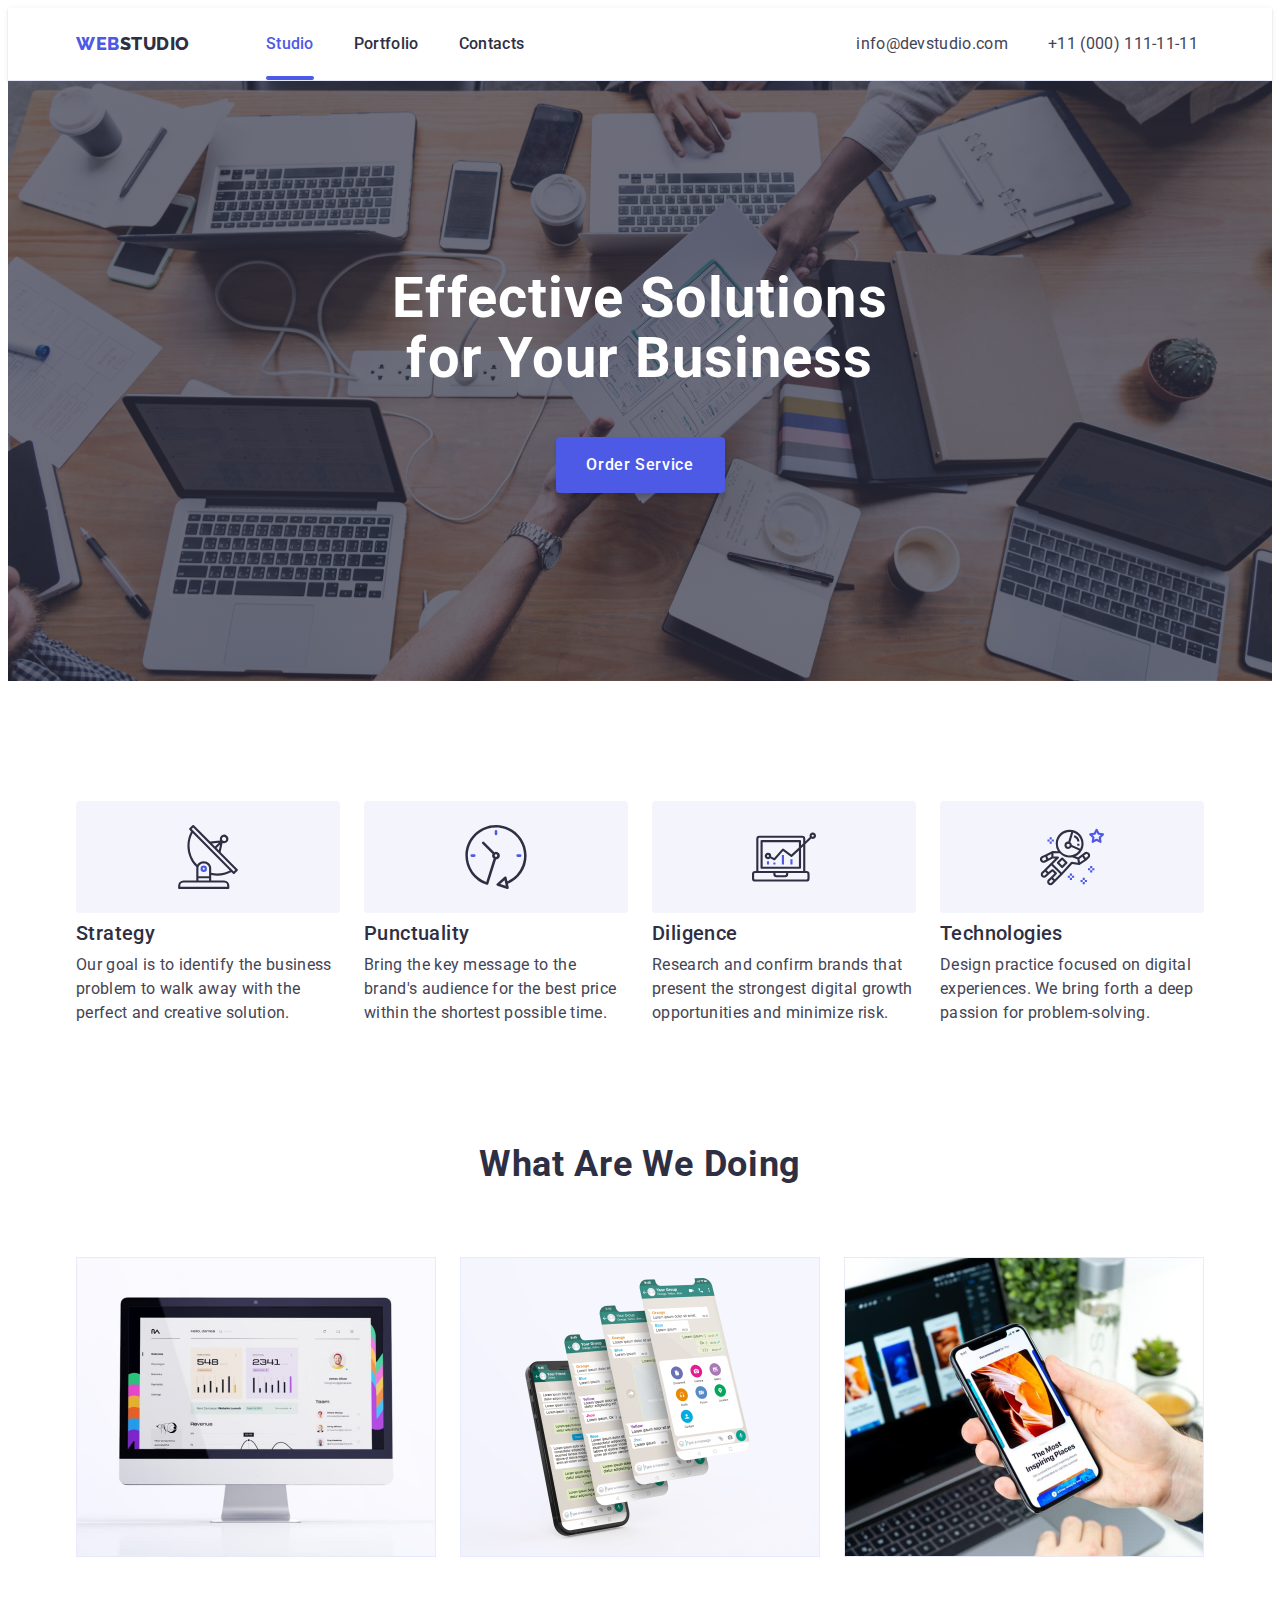
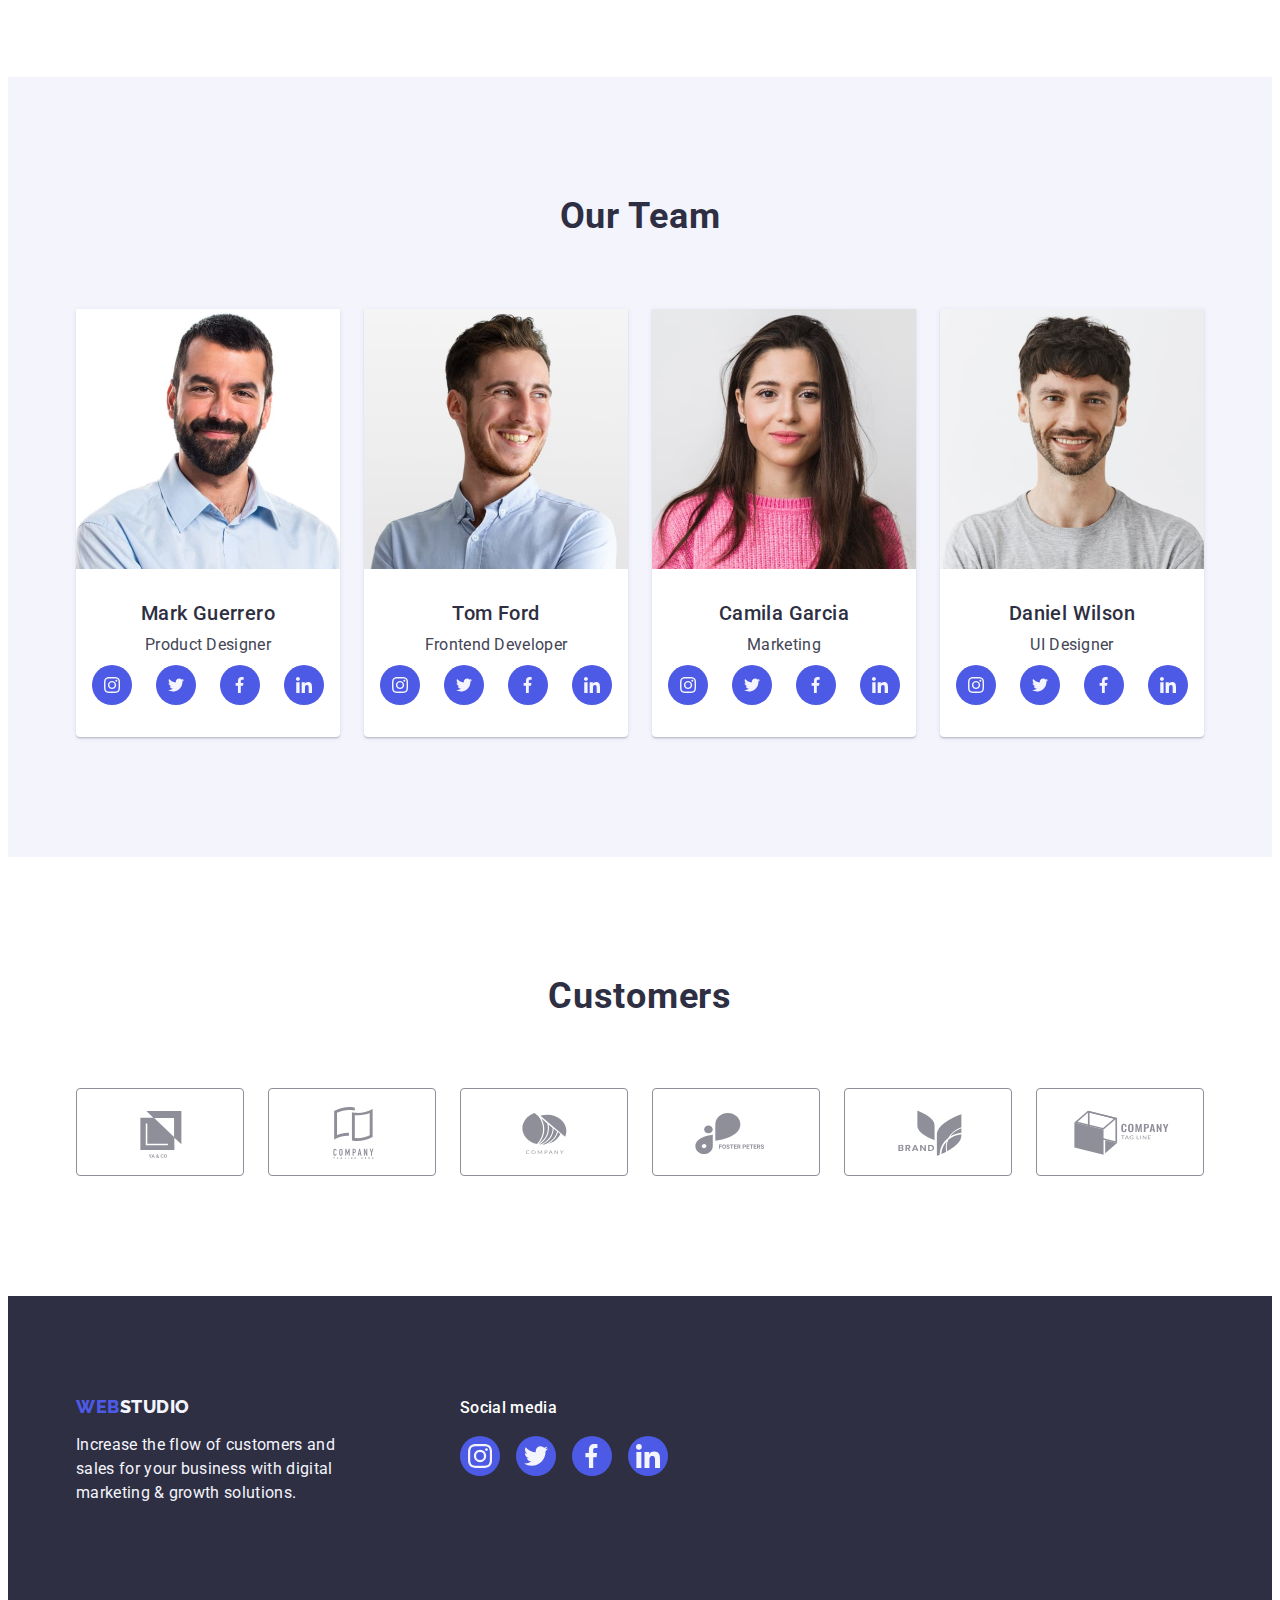
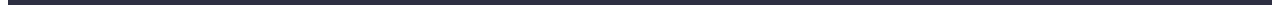
<file: index.html>
<!DOCTYPE html>
<html lang="en">
<head>
    <meta charset="UTF-8">
    <meta http-equiv="X-UA-Compatible" content="IE=edge">
    <meta name="viewport" content="width=device-width, initial-scale=1.0">
    <title>goit-markup-hw-04 by Ukulele404</title>
    <link rel="preconnect" href="https://fonts.googleapis.com">
    <link rel="preconnect" href="https://fonts.gstatic.com" crossorigin>
    <link rel="preconnect" href="https://fonts.googleapis.com">
    <link rel="preconnect" href="https://fonts.gstatic.com" crossorigin>
    <link
    href="https://fonts.googleapis.com/css2?family=Raleway:wght@800&family=Roboto:ital,wght@0,400;0,500;0,700;1,900&display=swap"
    rel="stylesheet">
    <link rel="stylesheet" href="https://cdnjs.cloudflare.com/ajax/libs/modern-normalize/1.1.0/modern-normalize.min.css"
        integrity="sha512-wpPYUAdjBVSE4KJnH1VR1HeZfpl1ub8YT/NKx4PuQ5NmX2tKuGu6U/JRp5y+Y8XG2tV+wKQpNHVUX03MfMFn9Q=="
        crossorigin="anonymous" referrerpolicy="no-referrer" />
    <link rel="stylesheet" href="./css/style.css" />
  
</head>
<body class="body">
    <header class="header">
    <div class="header-container container">
        <nav class="nav-header">
         <a class="logo link" href="./index.html">Web<span class="logo-span">Studio</span></a>
        
         <ul class="header-list list">
            <li><a class="page after-effect-main link" href="./index.html">Studio</a></li>
            <li><a class="page  link" href="./portfolio.html">Portfolio</a></li>
            <li><a class="page  link" href="">Contacts</a></li>
        </ul>  
        </nav>

        <address class="header-contacts">
            <ul class=" header-adress list">
            <li><a class="header-contact link" href="mailto:info@devstudio.com">
                    info@devstudio.com </a></li>
            <li><a class="header-contact link" href="tel:+110001111111">
                    +11 (000) 111-11-11</a></li>
            </ul>
        </address>
            </div>
    </header>
    <main>
        <!-- Section 1 -->
        <section class="title">
        <div class=" first-section container">
            <h1 class="title-header"> Effective Solutions for Your Business </h1>
            <button type="button" class="title-button" data-modal-open>Order Service</button>
        </div>
        </section>
<!-- Section 2 -->     

    <section class="info">
        <div class=" second-section container">
            <h2 class="info-header visually-hidden"> Info </h2>
            <ul class="second-section-list list">
            <li class="info-li">
                <div class="info-icons-container">
                    <svg class="info-icons" width="64" height="64">
                      <use href="./images/icons.svg#icon-antenna"></use>
                    </svg>
                </div>
                 <h3 class="info-list">Strategy</h3>
              <p class="list-p">Our goal is to identify the business 
                 problem to walk away with the perfect 
                 and creative solution.</p></li>
            
            <li class="info-li">
                <div class="info-icons-container">
                    <svg class="info-icons" width="64" height="64">
                      <use href="./images/icons.svg#icon-clock"></use>
                    </svg>
                </div>
                <h3 class="info-list">Punctuality</h3>
                <p class="list-p">Bring the key message to the brand's
                    audience for the best price within 
                     the shortest possible time.</p></li>
            
            <li class="info-li"> 
                <div class="info-icons-container">
                    <svg class="info-icons" width="64" height="64">
                      <use href="./images/icons.svg#icon-diagram"></use>
                    </svg>
                </div>
                <h3 class="info-list">Diligence</h3>
                <p class="list-p">Research and confirm brands that
                  present the strongest digital growth
                    opportunities and minimize risk.</p></li>
            
            <li class="info-li"> 
                <div class="info-icons-container">
                    <svg class="info-icons" width="64" height="64">
                      <use href="./images/icons.svg#icon-astronaut"></use>
                    </svg>
                </div>
                <h3 class="info-list">Technologies</h3>
                <p class="list-p">Design practice focused on digital experiences.
                    We bring forth a deep passion for problem-solving.</p></li>
            </ul>
            </div>
        </section>

        <!-- Section 3 -->   
        <section class="offer">
            <div class="third-section container">
            <h2 class="offer-title"> What are we doing </h2>
           <ul class=" offer-list list">
            <li class="offer-li"><img src="./images/pc.jpg" alt="PC with website" width="360"/></li>
            <li class="offer-li"><img src="./images/phone.jpg" alt="phone with 4 screen" width="360"/></li>
            <li class="offer-li"><img src="./images/phone2.jpg" alt="phone in hand" width="360"/></li>
           </ul>
        </div>
        </section>

        <!-- Section 4 -->
        <section class="team">
            <div class="fourth-section container">
            <h2 class="team-title"> Our Team </h2>
            <ul class="fourth-section-list list">
                <li class="team-li">
                    <img 
                    src="./images/markguerrero.jpg"
                    alt="Mark Guerrero"
                    width="264"/>
                    <div class="team-info">
                        <h3 class="info-list">Mark Guerrero</h3>
                        <p class="list-p">Product Designer</p>
                        <ul class="socials list">
                            <li class="social-item">
                                <a href=""
                                rel="noopener noreferrer"
                                aria-label="Instagram Icon"
                                class="social-links link ">
                                    <svg class="social-items" width="16" height="16">
                                      <use href="./images/icons.svg#icon-instagram"></use>
                                    </svg>
                                </a>
                            </li>
                            <li class="social-item">
                                <a href="" 
                                rel="noopener noreferrer"
                                aria-label="Twitter Icon" 
                                class="social-links link">
                                    <svg class="social-items" width="16" height="16">
                                      <use href="./images/icons.svg#icon-twitter"></use>
                                    </svg>
                                </a>
                            </li>
                            <li class="social-item">
                                <a href=""
                                rel="noopener noreferrer"
                                aria-label="Facebook Icon"
                                class="social-links link">
                                    <svg class="social-items" width="16" height="16">
                                      <use href="./images/icons.svg#icon-facebook"></use>
                                    </svg>
                                </a>
                            </li>
                            <li class="social-item">
                                <a href=""
                                rel="noopener noreferrer"
                                aria-label="Linkedin Icon"  
                                class="social-links link">
                                    <svg class="social-items" width="16" height="16">
                                      <use href="./images/icons.svg#icon-linkedin"></use>
                                    </svg>
                                </a>
                            </li>
                        </ul>
                    </div>

                    
                </li>
                <li class="team-li">
                    <img
                     src="./images/tomford.jpg" 
                     alt="Tom Ford"
                     width="264"/>
                    <div class="team-info">
                        <h3 class="info-list">Tom Ford</h3>
                        <p class="list-p">Frontend Developer</p>
                        <ul class="socials list">
                            <li class="social-item">
                                <a href="" rel="noopener noreferrer" aria-label="Instagram Icon" class="social-links link ">
                                    <svg class="social-items" width="16" height="16">
                                        <use href="./images/icons.svg#icon-instagram"></use>
                                    </svg>
                                </a>
                            </li>
                            <li class="social-item">
                                <a href="" rel="noopener noreferrer" aria-label="Twitter Icon" class="social-links link">
                                    <svg class="social-items" width="16" height="16">
                                        <use href="./images/icons.svg#icon-twitter"></use>
                                    </svg>
                                </a>
                            </li>
                            <li class="social-item">
                                <a href="" rel="noopener noreferrer" aria-label="Facebook Icon" class="social-links link">
                                    <svg class="social-items" width="16" height="16">
                                        <use href="./images/icons.svg#icon-facebook"></use>
                                    </svg>
                                </a>
                            </li>
                            <li class="social-item">
                                <a href="" rel="noopener noreferrer" aria-label="Linkedin Icon" class="social-links link">
                                    <svg class="social-items" width="16" height="16">
                                        <use href="./images/icons.svg#icon-linkedin"></use>
                                    </svg>
                                </a>
                            </li>
                        </ul>
                    </div>
                     
                </li>
                <li class="team-li">
                    <img 
                    src="./images/camilagarcia.jpg" 
                    alt="Camila Garcia"
                    width="264"/>
                    <div class="team-info">
                        <h3 class="info-list">Camila Garcia</h3>
                        <p class="list-p">Marketing</p>
                        <ul class="socials list">
                            <li class="social-item">
                                <a href="" rel="noopener noreferrer" aria-label="Instagram Icon" class="social-links link ">
                                    <svg class="social-items" width="16" height="16">
                                        <use href="./images/icons.svg#icon-instagram"></use>
                                    </svg>
                                </a>
                            </li>
                            <li class="social-item">
                                <a href="" rel="noopener noreferrer" aria-label="Twitter Icon" class="social-links link">
                                    <svg class="social-items" width="16" height="16">
                                        <use href="./images/icons.svg#icon-twitter"></use>
                                    </svg>
                                </a>
                            </li>
                            <li class="social-item">
                                <a href="" rel="noopener noreferrer" aria-label="Facebook Icon" class="social-links link">
                                    <svg class="social-items" width="16" height="16">
                                        <use href="./images/icons.svg#icon-facebook"></use>
                                    </svg>
                                </a>
                            </li>
                            <li class="social-item">
                                <a href="" rel="noopener noreferrer" aria-label="Linkedin Icon" class="social-links link">
                                    <svg class="social-items" width="16" height="16">
                                        <use href="./images/icons.svg#icon-linkedin"></use>
                                    </svg>
                                </a>
                            </li>
                        </ul>
                    </div>
                    
                </li>
                <li class="team-li">
                    <img 
                    src="./images/danielwilson.jpg"
                    alt="danielwilson"
                    width="264"/>
                    <div class="team-info">
                        <h3 class="info-list">Daniel Wilson</h3>
                        <p class="list-p">UI Designer</p>
                        <ul class="socials list">
                            <li class="social-item">
                                <a href="" rel="noopener noreferrer" aria-label="Instagram Icon" class="social-links link ">
                                    <svg class="social-items" width="16" height="16">
                                        <use href="./images/icons.svg#icon-instagram"></use>
                                    </svg>
                                </a>
                            </li>
                            <li class="social-item">
                                <a href="" rel="noopener noreferrer" aria-label="Twitter Icon" class="social-links link">
                                    <svg class="social-items" width="16" height="16">
                                        <use href="./images/icons.svg#icon-twitter"></use>
                                    </svg>
                                </a>
                            </li>
                            <li class="social-item">
                                <a href="" rel="noopener noreferrer" aria-label="Facebook Icon" class="social-links link">
                                    <svg class="social-items" width="16" height="16">
                                        <use href="./images/icons.svg#icon-facebook"></use>
                                    </svg>
                                </a>
                            </li>
                            <li class="social-item">
                                <a href="" rel="noopener noreferrer" aria-label="Linkedin Icon" class="social-links link">
                                    <svg class="social-items" width="16" height="16">
                                        <use href="./images/icons.svg#icon-linkedin"></use>
                                    </svg>
                                </a>
                            </li>
                        </ul>
                    </div>
                    
                </li>
            </ul>
        </div>
        </section>
        <!-- Section 5 Customers -->
        <section class="customers">
            <div class="customers-container container">
                <h2 class="customers-title">Customers</h2>
                    <ul class="clients-list list">
                        <li class="clients-item">
                            <a href=""
                            rel="noopener noreferrer"
                            class="clients-link">
                                <svg class="clients-icon" width="104" height="56">
                                  <use href="./images/icons.svg#icon-logo1"></use>
                                </svg>
                            </a>
                        </li>
                        <li class="clients-item">
                            <a href=""
                            rel="noopener noreferrer"
                            class="clients-link">
                                <svg class="clients-icon" width="104" height="56">
                                  <use href="./images/icons.svg#icon-logo2"></use>
                                </svg>
                            </a>
                        </li>
                        <li class="clients-item">
                            <a href=""
                            rel="noopener noreferrer"
                            class="clients-link">
                                <svg class="clients-icon" width="104" height="56">
                                  <use href="./images/icons.svg#icon-logo3"></use>
                                </svg>
                            </a>
                        </li>
                        <li class="clients-item">
                            <a href="" class="clients-link">
                                <svg class="clients-icon" width="104" height="56">
                                  <use href="./images/icons.svg#icon-logo4"></use>
                                </svg>
                            </a>
                        </li>
                        <li class="clients-item">
                            <a href=""
                            rel="noopener noreferrer"
                            class="clients-link">
                                <svg class="clients-icon" width="104" height="56">
                                  <use href="./images/icons.svg#icon-logo5"></use>
                                </svg>
                            </a>
                        </li>
                        <li class="clients-item">
                            <a href=""
                            rel="noopener noreferrer"
                            class="clients-link">
                                <svg class="clients-icon" width="104" height="56">
                                  <use href="./images/icons.svg#icon-logo6"></use>
                                </svg>
                            </a>
                        </li>
                    </ul>
            </div>
        </section>
    </main>
    <footer class="more-info">
        <div class=" footer-container container">
            <div class="footer-first-div">
        <a class="logo-footer link" href="./index.html">Web<span class="logo-span-footer">Studio</span></a>
        <p class="more-text">Increase the flow of customers and
        sales for your business with digital
        marketing & growth solutions.</p>
        </div>
        <div class="social-footer">
            <p class="social-paragraph">Social media</p>
            <ul class="social-footer-list list">
                <li class="social-footer-item">
                    <a href="" rel="noopener noreferrer" aria-label="Instagram Icon" class="social-links-footer link ">
                        <svg class="social-footer-svg" width="24" height="24">
                            <use href="./images/icons.svg#icon-instagram"></use>
                        </svg>
                    </a>
                </li>
                <li class="social-footer-item">
                    <a href="" rel="noopener noreferrer" aria-label="Twitter Icon" class="social-links-footer link">
                        <svg class="social-footer-svg" width="24" height="24">
                            <use href="./images/icons.svg#icon-twitter"></use>
                        </svg>
                    </a>
                </li>
                <li class="social-footer-item">
                    <a href="" rel="noopener noreferrer" aria-label="Facebook Icon" class="social-links-footer link">
                        <svg class="social-footer-svg" width="24" height="24">
                            <use href="./images/icons.svg#icon-facebook"></use>
                        </svg>
                    </a>
                </li>
                <li class="social-footer-item">
                    <a href="" rel="noopener noreferrer" aria-label="Linkedin Icon" class="social-links-footer link">
                        <svg class="social-footer-svg" width="24" height="24">
                            <use href="./images/icons.svg#icon-linkedin"></use>
                        </svg>
                    </a>
                </li>
            </ul>
        </div>
        </div>
    </footer>
    <!-- Modal Window -->
    <div class="backdrop is-hidden" data-modal>
        <div class="modal">
            <button  type="buttton" class="modal-button" data-modal-close>
                <svg class="modal-icon" width="8" height="8">
                  <use href="./images/icons.svg#icon-close-modal"></use>
                </svg>
            </button>
        </div>
    </div>
<script src="./js/modal.js"></script>
</body>
</html>
</file>
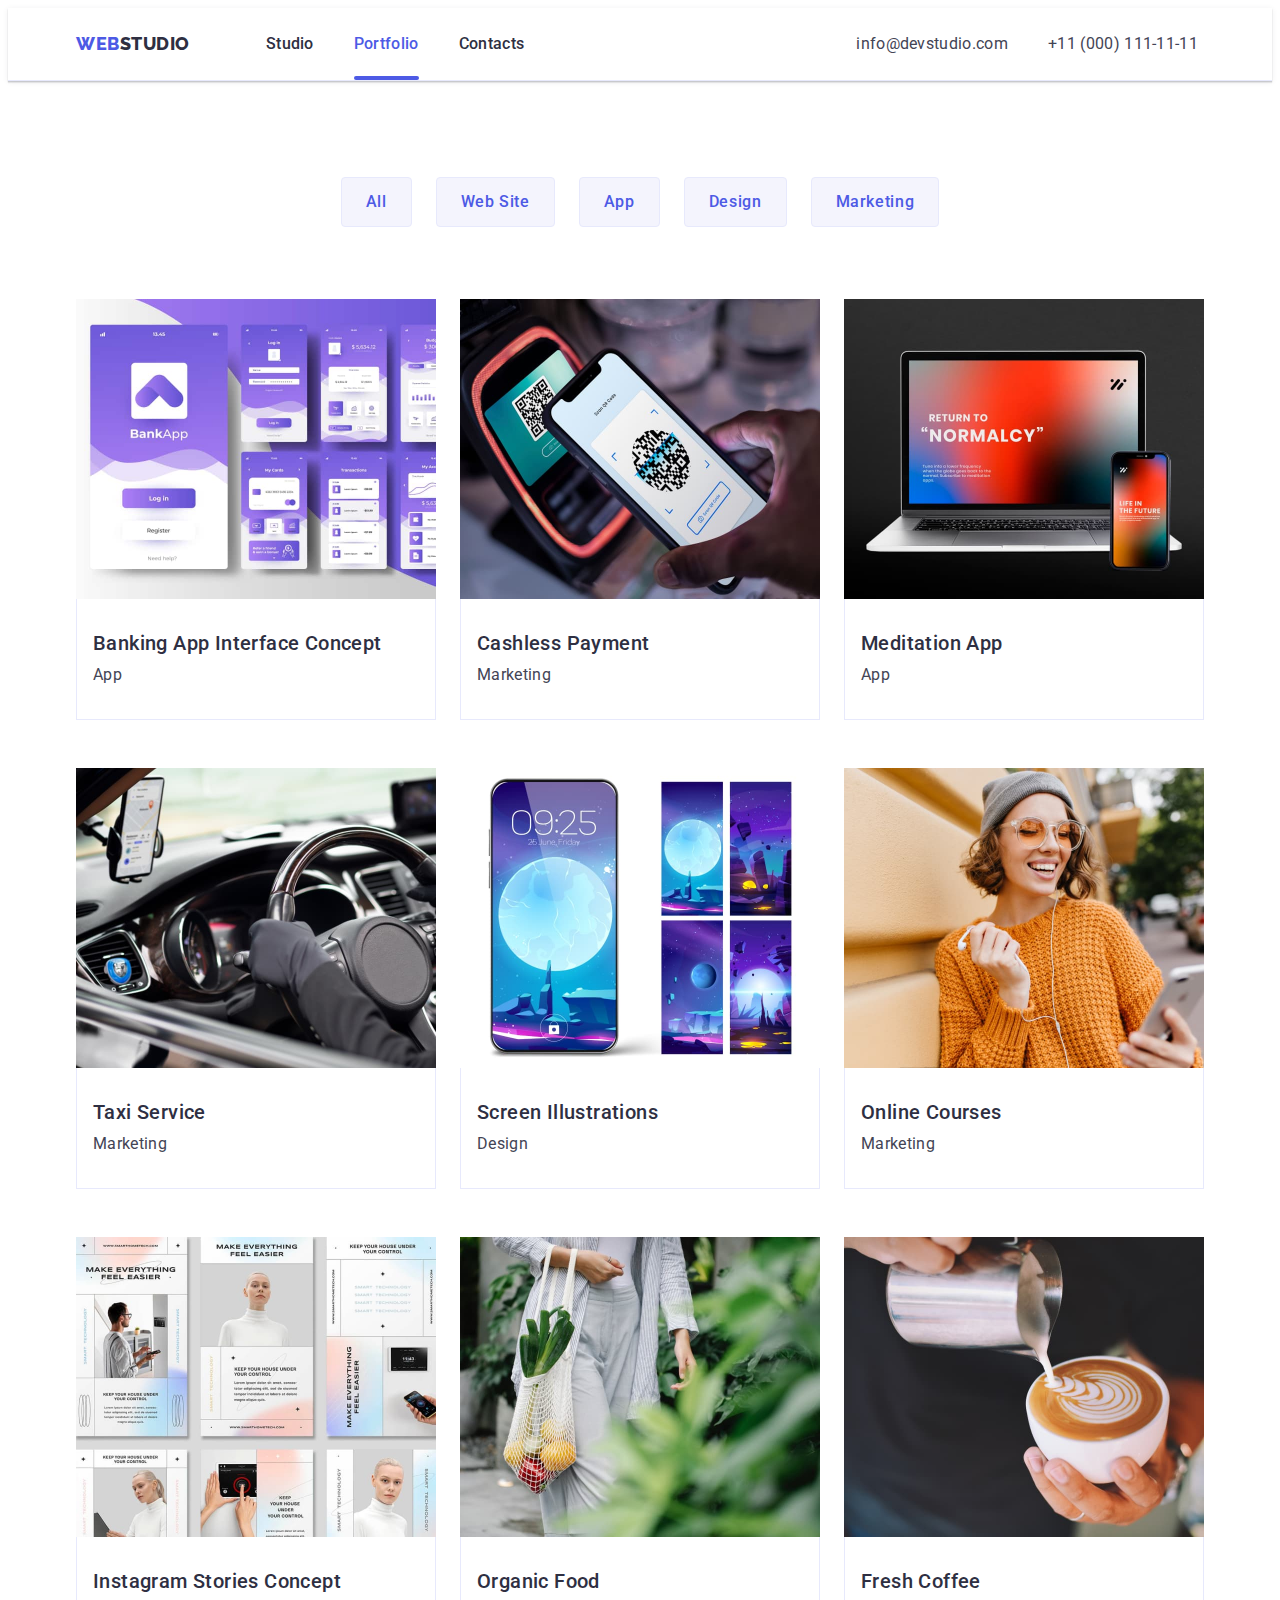
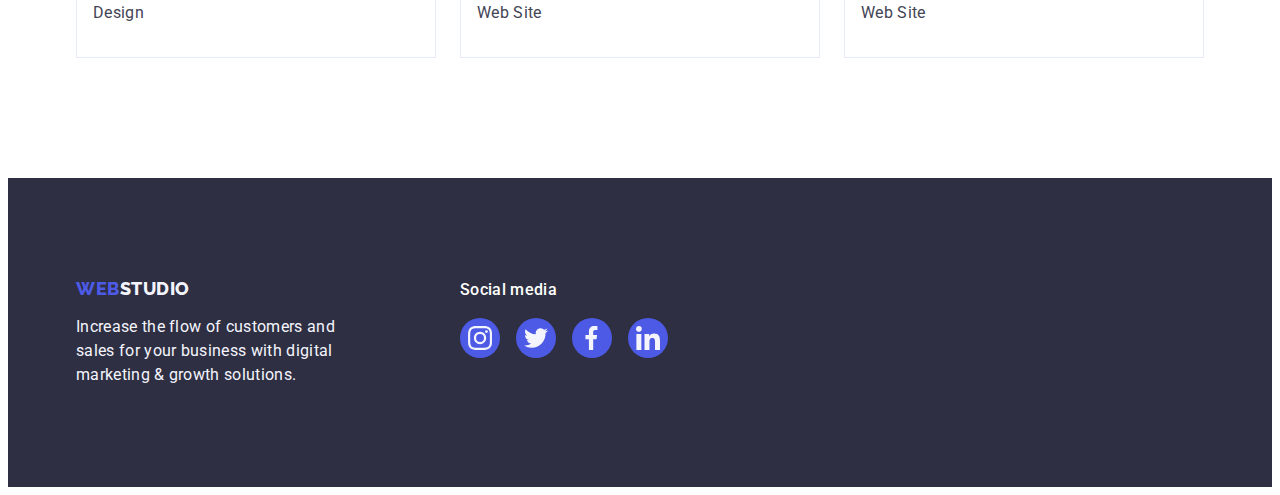
<file: portfolio.html>
<!DOCTYPE html>
<html lang="en">
<head>
    <meta charset="UTF-8">
    <meta http-equiv="X-UA-Compatible" content="IE=edge">
    <meta name="viewport" content="width=device-width, initial-scale=1.0">
    <title>goit-markup-hw-0 by Ukulele404</title>
    <link rel="preconnect" href="https://fonts.googleapis.com">
    <link rel="preconnect" href="https://fonts.gstatic.com" crossorigin>
    <link rel="preconnect" href="https://fonts.googleapis.com">
    <link rel="preconnect" href="https://fonts.gstatic.com" crossorigin>
    <link
        href="https://fonts.googleapis.com/css2?family=Raleway:wght@800&family=Roboto:ital,wght@0,400;0,500;0,700;1,900&display=swap"
        rel="stylesheet">
    <link rel="stylesheet" href="https://cdnjs.cloudflare.com/ajax/libs/modern-normalize/1.1.0/modern-normalize.min.css"
        integrity="sha512-wpPYUAdjBVSE4KJnH1VR1HeZfpl1ub8YT/NKx4PuQ5NmX2tKuGu6U/JRp5y+Y8XG2tV+wKQpNHVUX03MfMFn9Q=="
        crossorigin="anonymous" referrerpolicy="no-referrer" />
        <link rel="stylesheet" href="./css/style.css" />
</head>
<body class="body">
<header class="portfolio-header">
    <div class="portfolio container">
    <nav class="portfolio-nav-header">
        <a class="logo link" href="./index.html">Web<span class="logo-span">Studio</span></a>

     <ul class="portfolio-header-list list">
            <li><a class="page  link" href="./index.html">Studio</a></li>
            <li><a class="page after-effect-portfolio link" href="./portfolio.html">Portfolio</a></li>
            <li><a class="page  link" href="">Contacts</a></li>
        </ul>
    </nav>

    <address class="portfolio-contacts">
        <ul class=" portfolio-contacts-list list">
            <li><a class="portfolio-contact link" href="mailto:info@devstudio.com">
                    info@devstudio.com </a></li>
            <li><a class="portfolio-contact link" href="tel:+110001111111">
                   +11 (000) 111-11-11</a></li>
         </ul>
    </address>
    </div>
</header>
<main>
    <!-- Section 1 -->
    <section class="offers">
    <div class="portfolio-section container">
    <h1 class="visually-hidden">Zagolovok</h1>
    <ul class="portfolio-offers list">
    <li><button class="portfolio-button" type="button">All</button></li>
    <li><button class="portfolio-button" type="button">Web Site</button></li>
    <li><button class="portfolio-button" type="button">App</button></li>
    <li><button class="portfolio-button" type="button">Design</button></li>
    <li><button class="portfolio-button" type="button">Marketing</button></li>
    </ul>
<ul class="portfolio-img-list list">
    <li class="images-li">
        <a  class="images link" href="">
            <div class="image-box-overlay">
                <img class="offers-images link" src="./images/portfolio/bankapp.jpg" alt="Bank App" width="360" />
                <p class="overlay-label">
                    14 Stylish and User-Friendly App Design Concepts · Task Manager App · Calorie Tracker App · Exotic Fruit Ecommerce
                    App · Cloud Storage App
                </p>
            </div>
            <div class="images-info">
                <h2 class="portfolio-list">Banking App Interface Concept</h2>
            <p class="list-p">App</p>
            </div>
        </a>
         </li>
    <li class="images-li">
        <a class="images link" href="">
            <div class="image-box-overlay">
                <img class="offers-images link" src="./images/portfolio/qrcode.jpg" alt="QR Code" width="360" />
            <p class="overlay-label">
                14 Stylish and User-Friendly App Design Concepts · Task Manager App · Calorie Tracker App · Exotic Fruit Ecommerce
                App · Cloud Storage App
            </p>
        </div>
            <div class="images-info">
                <h2 class="portfolio-list">Cashless Payment</h2>
                <p class="list-p">Marketing</p>
            </div>
        </a>
    </li>
    <li class="images-li">
        <a class="images link" href="">
            <div class="image-box-overlay">
                <img class="offers-images link" src="./images/portfolio/meditationapp.jpg" alt="Meditation App" width="360" />
                <p class="overlay-label">
                    14 Stylish and User-Friendly App Design Concepts · Task Manager App · Calorie Tracker App · Exotic Fruit Ecommerce
                    App · Cloud Storage App
                </p>
            </div>
        <div class="images-info">
            <h2 class="portfolio-list">Meditation App</h2>
            <p class="list-p">App</p>
        </div>
        </a>
    </li>
    <li class="images-li">
        <a class="images link" href="">
            <div class="image-box-overlay">
                <img class="offers-images link" src="./images/portfolio/taxidriver.jpg" alt="Taxi Service" width="360" />
                <p class="overlay-label">
                    14 Stylish and User-Friendly App Design Concepts · Task Manager App · Calorie Tracker App · Exotic Fruit Ecommerce
                    App · Cloud Storage App
                </p>
            </div>
        <div class="images-info">
            <h2 class="portfolio-list">Taxi Service</h2>
            <p class="list-p">Marketing</p>
    </div>
        </a>
    </li>
    <li class="images-li"> 
        <a class="images link" href="">
            <div class="image-box-overlay">
                <img class="offers-images link" src="./images/portfolio/screen-ilustration.jpg" alt="Screen Illustration" width="360" />
                <p class="overlay-label">
                    14 Stylish and User-Friendly App Design Concepts · Task Manager App · Calorie Tracker App · Exotic Fruit Ecommerce
                    App · Cloud Storage App
                </p>
            </div>
            <div class="images-info">
                <h2 class="portfolio-list">Screen Illustrations</h2>
                <p class="list-p">Design</p>
            </div>
        </a>
        
    </li>
    <li class="images-li">
        <a class="images link" href="">
            <div class="image-box-overlay">
                <img class="offers-images link" src="./images/portfolio/women.jpg" alt="Online Courses" width="360" />
                <p class="overlay-label">
                    14 Stylish and User-Friendly App Design Concepts · Task Manager App · Calorie Tracker App · Exotic Fruit Ecommerce
                    App · Cloud Storage App
                </p>
            </div>
            <div class="images-info">
                <h2 class="portfolio-list">Online Courses</h2>
                <p class="list-p">Marketing</p>
            </div>
        </a>
    </li>
    <li class="images-li">
        <a class="images link" href="">
            <div class="image-box-overlay">
                <img class="offers-images link" src="./images/portfolio/mefe.jpg" alt="Instagram concept" width="360" />
                <p class="overlay-label">
                    14 Stylish and User-Friendly App Design Concepts · Task Manager App · Calorie Tracker App · Exotic Fruit Ecommerce
                    App · Cloud Storage App
                </p>
            </div>
            <div class="images-info">
                <h2 class="portfolio-list">Instagram Stories Concept</h2>
                <p class="list-p">Design</p>
            </div>
        </a>
    </li>
    <li class="images-li">
        <a class="images link" href="">
            <div class="image-box-overlay">
                <img class="offers-images link" src="./images/portfolio/organicfood.jpg" alt="Organic Food" width="360" />
                <p class="overlay-label">
                    14 Stylish and User-Friendly App Design Concepts · Task Manager App · Calorie Tracker App · Exotic Fruit Ecommerce
                    App · Cloud Storage App
                </p>
            </div>
            <div class="images-info">
                <h2 class="portfolio-list">Organic Food</h2>
                <p class="list-p">Web Site</p>
            </div>
        </a>
    </li>
    <li class="images-li">
        <a class="images link" href="">
            <div class="image-box-overlay">
            <img class="offers-images link" src="./images/portfolio/cappucino.jpg" alt="Fresh Coffee" width="360" />
            <p class="overlay-label">
                14 Stylish and User-Friendly App Design Concepts · Task Manager App · Calorie Tracker App · Exotic Fruit Ecommerce
                App · Cloud Storage App
            </p>
        </div>
            <div class="images-info">
                <h2 class="portfolio-list">Fresh Coffee</h2>
                <p class="list-p">Web Site</p>
            </div>
        </a>
    </li>
</ul>
</div>
</section>
    </main>
    <footer class="more-info">
        <div class=" footer-container container">
            <div class="footer-first-div">
                <a class="logo-footer link" href="./index.html">Web<span class="logo-span-footer">Studio</span></a>
                <p class="more-text">Increase the flow of customers and
                    sales for your business with digital
                    marketing & growth solutions.</p>
            </div>
            <div class="social-footer">
                <p class="social-paragraph">Social media</p>
                <ul class="social-footer-list list">
                    <li class="social-footer-item">
                        <a href="" rel="noopener noreferrer" aria-label="Instagram Icon" class="social-links-footer link ">
                            <svg class="social-footer-svg" width="24" height="24">
                                <use href="./images/icons.svg#icon-instagram"></use>
                            </svg>
                        </a>
                    </li>
                    <li class="social-footer-item">
                        <a href="" rel="noopener noreferrer" aria-label="Twitter Icon" class="social-links-footer link">
                            <svg class="social-footer-svg" width="24" height="24">
                                <use href="./images/icons.svg#icon-twitter"></use>
                            </svg>
                        </a>
                    </li>
                    <li class="social-footer-item">
                        <a href="" rel="noopener noreferrer" aria-label="Facebook Icon" class="social-links-footer link">
                            <svg class="social-footer-svg" width="24" height="24">
                                <use href="./images/icons.svg#icon-facebook"></use>
                            </svg>
                        </a>
                    </li>
                    <li class="social-footer-item">
                        <a href="" rel="noopener noreferrer" aria-label="Linkedin Icon" class="social-links-footer link">
                            <svg class="social-footer-svg" width="24" height="24">
                                <use href="./images/icons.svg#icon-linkedin"></use>
                            </svg>
                        </a>
                    </li>
                </ul>
            </div>
        </div>
    </footer>
</body>
</html>
</file>
<file: css/style.css>
:root {
    --primaryBrand: #4D5AE5;
    --darkColor: #2E2F42;
    --successColor: #31D0AA;
    --text: #434455;
    --subtleText: #8E8F99;
    --accentColor: #E7E9FC;
    --lightColor: #F4F4FD;
    --backgroungColor: #FFFFFF;

    --trans-dur-and-func: 250ms cubic-bezier(0.4, 0, 0.2, 1);
}

*,
*::before,
*::after {
    box-sizing: border-box;
}
h1, h2, h3, h4, h5, h6, ul, p, a {
    margin: 0;
}
ul {
    padding: 0;
}
body {
    font-family: "Roboto", sans-serif;
    background-color: var(--backgroungColor);
    color: var(--text);
}
.container {
    width: 1158px;
    padding-right: 15px;
    padding-left: 15px;
    margin-right: auto;
    margin-left: auto;
}
img {
    display: block;
}

.visually-hidden {
    position: absolute;
    width: 1px;
    height: 1px;
    margin: -1px;
    border: 0;
    padding: 0;
    white-space: nowrap;
    clip-path: inset(100%);
    clip: rect(0 0 0 0);
    overflow: hidden;
}

.header {
    border-bottom: 1px solid #E7E9FC;
    box-shadow: 0px 2px 1px rgba(46, 47, 66, 0.08),
     0px 1px 1px rgba(46, 47, 66, 0.16),
      0px 1px 6px rgba(46, 47, 66, 0.08);
}
.header-container {
    display: flex;
    align-items: center;
}
.nav-header {
    display: flex;
    margin-right: 332px;
    align-items: center;
}
.header-list {
 display: flex;
 gap: 40px;
 margin: 24px 0;
}

.header-contacts {
    font-style: normal;
    display: flex;
}

.header-contact {
    font-style: normal;
    font-size: 16px;
    line-height: 1.5;
    letter-spacing: 0.02em;
    color: var(--text);
    transition: color var(--trans-dur-and-func);
    
}
.header-adress {
    display: flex;
    gap: 40px;

}

.header-contact.link {
    text-decoration: none;
}

.header-contact:hover,
.header-contact:focus {
    color: #404BBF;
}

.logo {
    font-family: "Raleway", sans-serif;
    font-weight: 800;
    font-size: 18px;
    line-height: 1.17;
    letter-spacing: 0.03em;
    text-transform: uppercase;
    color: var(--primaryBrand);
    margin-right: 76px;


    
}
.link.logo {
text-decoration: none;
}
.logo-span {
    color: var(--darkColor);
}

.list {
    list-style: none;
    margin: 0;
}
.page {
    position: relative;
    font-weight: 500;
    font-size: 16px;
    line-height: 1.5;
    letter-spacing: 0.02em;
    color: var(--darkColor);
    padding: 24px 0;
    display: block;
    transition: color var(--trans-dur-and-func);
}
.page.link {
    text-decoration: none;
}
.page:hover,
.page:focus {
    color:#404BBF; 
}

  /**
      |============================
      | After effect
      |============================
    */
.after-effect-main::after {
    position: absolute;
    bottom: 0;
    left: 0;
    content: "";
    width: 100%;
    height: 4px;
    border-radius: 2px;
    display: block;
    background: var(--primaryBrand);
}
.after-effect-main {
    color: var(--primaryBrand);

}
.after-effect-portfolio::after {
position: absolute;
    bottom: 0;
    left: 0;
    content: "";
    width: 100%;
    height: 4px;
    border-radius: 2px;
    display: block;
    background: var(--primaryBrand);
}
.after-effect-portfolio{
    color: var(--primaryBrand);
}
/* First Section */

.title {
    margin-left: auto;
    margin-right: auto;
    max-width: 1440px;
    background-color: var(--darkColor);
    background-image:  linear-gradient(rgba(46, 47, 66, 0.7), rgba(46, 47, 66, 0.7) ), url(../images/title/people-office.jpg);
    background-repeat: no-repeat;
    background-size: cover;
    background-position: center;
    padding-top: 188px;
    padding-bottom: 188px;
}

    .title-header{
        font-size: 56px;
        line-height: 1.07;
        letter-spacing: 0.02em;
        color: #FFFFFF;
        max-width: 496px;
        margin-right: auto;
        margin-bottom: 48px;
        margin-left: auto;
        text-align: center;
      
    }
        .title-button{
            background-color: #4D5AE5;
            font-family: "Roboto", sans-serif;
            box-shadow: 0px 4px 4px rgba(0, 0, 0, 0.15);
            font-weight: 500;
            font-size: 16px;
            line-height: 1.5;
            letter-spacing: 0.04em;
            color: #FFFFFF;
            cursor: pointer;
            min-width: 169px;
            height: 56px;
            border: none;
            border-radius: 4px;
            display: block;
            margin: auto;
            transition: background-color var(--trans-dur-and-func);
                    
        
        
        }
            .title-button:hover,
            .title-button:focus {
             background-color: #404BBF;
            box-shadow: 0px 4px 4px rgba(0, 0, 0, 0.15);
        } 

.info {
    display: flex;
    padding-top: 120px;
    padding-bottom: 120px;
    gap: 24px;

}
.info-icons-container {
    display: flex;
    background-color: #F4F4FD;
    height: 112px;
    width: 264px;
    justify-content: center;
    align-items: center;
    margin-bottom: 8px;
    border-radius: 4px;
}
.second-section-list {
    display: flex;
    gap: 24px;
    
}
.info-li {
    flex-basis: calc((100% - 72px) / 4);
}
.info-list {
    font-weight: 500;
    font-size: 20px;
    line-height: 1.2;
    letter-spacing: 0.02em;
    color: var(--darkColor);
    margin-bottom: 8px;
    
    }
    .list-p {
         font-size: 16px;
         line-height: 1.5;
        letter-spacing: 0.02em;
        color: var(--text);
    
    }
.offer {
    padding-bottom: 120px;

}
.offer-title {
    font-size: 36px;
    line-height: 1.11;
    letter-spacing: 0.02em;
    text-align: center;
    text-transform: capitalize;
    color: var(--darkColor);
    margin-bottom: 72px;
}
.offer-list {
    display: flex;
    gap: 24px;
justify-content: center;
}
.offer-li {
    width: calc((100% - 48px) / 3);
}
/* .offers-images.link {
    text-decoration: none;

} */

/* 4 Section */
.team{
    background-color: #F4F4FD;
    padding-top: 120px;
    padding-bottom: 120px;
}

    .team-title{
        font-size: 36px;
        line-height: 1.11;
        letter-spacing: 0.02em;
        text-align: center;
        text-transform: capitalize;
        color: var(--darkColor);
        margin-bottom: 72px;
    }
    .fourth-section-list {
        display: flex;
        gap: 24px;
    }
      .team-li {
         background-color: var(--backgroungColor);
        width: calc((100% - 72px) / 4);
    border-radius: 0px 0px 4px 4px;
    box-shadow: 0px 1px 6px rgba(46, 47, 66, 0.08),
        0px 1px 1px rgba(46, 47, 66, 0.16),
        0px 2px 1px rgba(46, 47, 66, 0.08);
    
    }
    .team-info {
        padding: 32px 0;
    border-radius: 0px 0px 4px 4px;
    }
   .team-info > h3 {
    text-align: center;
    margin-bottom: 8px;
    }
    .team-info > p {
        text-align: center;
        margin-bottom: 8px;
    }
    /**
      |============================
      | Customers styles 5 section
      |============================
    */
    .customers {
        padding-top: 120px;
        padding-bottom: 120px;
    }
    .customers-title {
        font-size: 36px;
            line-height: 1.1;
            letter-spacing: 0.02em;
            text-align: center;
            color: var(--darkColor);
            margin-bottom: 72px;
    }
.clients-list{
display: flex;
align-items: center;
gap: 24px;
}
.clients-link {
    display: flex;
    align-items: center;
    justify-content: center;
    border: 1px solid #8E8F99;
    border-radius: 4px;
    width: 168px;
    height: 88px;
    color: var(--subtleText);
    transition: background-color var(--trans-dur-and-func),
    border var(--trans-dur-and-func);
            
}
.clients-link:hover,
.clients-link:focus {
    color: #404BBF;
    border: 1px solid #404BBF;
}
.clients-icon{
    fill: currentColor;
}


/* Socials ICON */

.socials {
    display:flex;
    justify-content: center;
    gap: 24px;

}
.social-links {
    display: flex;
    justify-content: center;
    align-items: center;
    width: 40px;
    height: 40px;
    background-color: var(--primaryBrand);
    border-radius: 50%;
    fill: #F4F4FD;
    transition: background-color var(--trans-dur-and-func);

}
.social-links:hover,
.social-links:focus {
    background-color: #404BBF;
}
.more-info{
    background-color: var(--darkColor);

}
    .logo-footer{
        font-family: "Raleway", sans-serif;
            font-weight: 800;
            font-size: 18px;
            line-height: 1.17;
            letter-spacing: 0.03em;
            text-transform: uppercase;
            color: var(--primaryBrand);
    }
   
    .logo-footer.link {
        text-decoration: none;
    }
        .logo-span-footer{
            color: var(--lightColor);
        }

        .more-info {
            padding-top: 100px;
            padding-bottom: 100px;
        }
        .logo-footer {
            display: inline-block;
            margin-bottom: 16px;
        }
.more-text{
    font-weight: 400;
        font-size: 16px;
        line-height: 1.5;
        letter-spacing: 0.02em;
        color: #F4F4FD;
        width: 264px;

}
.footer-container{
    display: flex;
    align-items: baseline;
    gap: 120px;
}
.social-paragraph {
    font-weight: 500;
        font-size: 16px;
        line-height: 1.5;
        letter-spacing: 0.02em;
        color: var(--backgroungColor);
        margin-bottom: 16px;
}
.social-footer-list{
display: flex;
gap: 16px;
}
.social-footer-item{
width: 40px;
height: 40px;
}
.social-links-footer {
    width: 100%;
    height: 100%;
    background-color: var(--primaryBrand);
    border-radius: 50%;
    display: flex;
    align-items: center;
    justify-content: center;
    transition: background-color var(--trans-dur-and-func);

}
.social-links-footer:hover,
.social-links-footer:focus {
 background-color: #31d0aa;
}
.social-footer-svg {
    fill: var(--lightColor);
width: 24px;
height: 24px;
}
.portfolio-header {
    display: flex;
    border-bottom: 1px solid #E7E9FC;
    box-shadow: 0px 2px 1px rgba(46, 47, 66, 0.08),
     0px 1px 1px rgba(46, 47, 66, 0.16), 0px 1px 6px
      rgba(46, 47, 66, 0.08);
}
.portfolio.container {
    display: flex;
    align-items: center;
}
.portfolio-nav-header {
    display: flex;
    align-items: center;
    margin-right: 332px;
}
.portfolio-header-list {
    display: flex;
    gap: 40px;
}

.portfolio-contacts {
    font-style: normal;
    display: flex;
}
.portfolio-contact {
font-size: 16px;
line-height: 1.5;
letter-spacing: 0.02em;
color: var(--text);
transition: color var(--trans-dur-and-func);
}
.portfolio-contacts-list {
display: flex;
    gap: 40px;
}
.portfolio-contact.link {
    text-decoration: none;
}
.portfolio-contact:hover,
.portfolio-contact:focus {
    color: #404BBF;
}
.offers {
    padding-top: 96px;
    padding-bottom: 120px;
}

.portfolio-list {
    font-weight: 500;
        font-size: 20px;
        line-height: 1.2;
        letter-spacing: 0.02em;
        color: var(--darkColor);
        margin-bottom: 8px;
}
.portfolio-offers {
display: flex;
justify-content: center;
gap: 24px;
margin-bottom: 72px;
}

.portfolio-button{
    font-family: "Roboto", sans-serif;
    font-weight: 500;
    font-size: 16px;
    line-height: 1.5;
    letter-spacing: 0.04em;
    background-color: var(--lightColor);
    color: var(--primaryBrand);
    border: 1px solid var(--accentColor);
    cursor: pointer;
    padding: 12px 24px;
    border-radius: 4px;
    transition: color var(--trans-dur-and-func),
            background-color var(--trans-dur-and-func),
            box-shadow var(--trans-dur-and-func),
            border var(--trans-dur-and-func);
}
.portfolio-button:hover,
.portfolio-button:focus{
    color: #FFFFFF;
    background-color: #404BBF;
    border: 1px solid transparent;
    box-shadow: 0px 3px 1px rgba(0, 0, 0, 0.1),
     0px 2px 1px rgba(0, 0, 0, 0.08),
    0px 2px 2px rgba(0, 0, 0, 0.12);

}
.portfolio-img-list {
display: flex;
flex-wrap: wrap;
column-gap: 24px;
row-gap: 48px;
}

.images{
    display: block;
    transition: box-shadow var(--trans-dur-and-func);
}
.images:hover,
.images:focus {
    box-shadow: 0px 1px 6px rgba(46, 47, 66, 0.08),
     0px 1px 1px rgba(46, 47, 66, 0.16),
      0px 2px 1px rgba(46, 47, 66, 0.08);;
}
.images-li {
    width: calc((100% - 48px) / 3);
}

.images-info {
padding: 32px 16px;
border: 1px solid #e7e9fc;
border-top: none;
}
.images.link {
    text-decoration: none;
}
.image-box {
    position: relative;
}
/**
  |============================
  | Overlay
  |============================
*/
.image-box-overlay {
    position: relative;
    overflow: hidden;
}
.overlay-label {
position: absolute;
    top: 0;
    left: 0;
    width: 100%;
    height: 100%;
    padding: 25px;
    overflow: auto;
    transform: translate(0, 100%);
    transition: transform var(--trans-dur-and-func);
    background: var(--primaryBrand);
    color: #F4F4FD;
    padding-top: 40px;
    padding-bottom: 132px;
    padding-left: 30px;
    padding-right: 30px;

    font-weight: 400;
    line-height: 1.5;
}

.images:hover .overlay-label,
.images:focus .overlay-label {
transform: translate(0,0);
}

/**
  |============================
  | Modal Styles
  |============================
*/

.backdrop {
    position: fixed;
    top: 0;
    left: 0;
    z-index: 100;
    width: 100%;
    height: 100%;
    background: rgba(46, 47, 66, 0.4);
    transition: opacity var(--trans-dur-and-func),
    visibility var(--trans-dur-and-func);
}
.backdrop.is-hidden {
    opacity: 0;
    visibility: hidden;
    pointer-events: none;
}

.modal {
    position: absolute;
        top: 50%;
        left: 50%;
        transform: translate(-50%, -50%);
        width: 408px;
        height: 576px;
    
        background: #fcfcfc;
        box-shadow: 0px 1px 1px rgba(0, 0, 0, 0.14), 0px 1px 3px rgba(0, 0, 0, 0.12),
            0px 2px 1px rgba(0, 0, 0, 0.2);
        border-radius: 4px;
}
.modal-button{
position: absolute;
    transition: color 250ms cubic-bezier(0.4, 0, 0.2, 1),
            background-color 250ms cubic-bezier(0.4, 0, 0.2, 1),
            box-shadow 250ms cubic-bezier(0.4, 0, 0.2, 1);
    top: 24px;
    right: 24px;
    display: flex;
    justify-content: center;
    align-items: center;
    width: 24px;
    height: 24px;
    padding: 0;
    background: var(--cornflower);
    border: 1px solid rgba(0, 0, 0, 0.1);
    border-radius: 50%;
    cursor: pointer;
}

 .modal-button:hover,
 .modal-button:focus {
    background-color: #404BBF;
 }

.modal-icon {
    color: var(--darkColor);
    transition: color 250ms cubic-bezier(0.4, 0, 0.2, 1),
            background-color 250ms cubic-bezier(0.4, 0, 0.2, 1),
            box-shadow 250ms cubic-bezier(0.4, 0, 0.2, 1);
}
.modal-button:hover .modal-icon ,
.modal-button:focus .modal-icon {
    fill: #FFFFFF;
}
</file>
